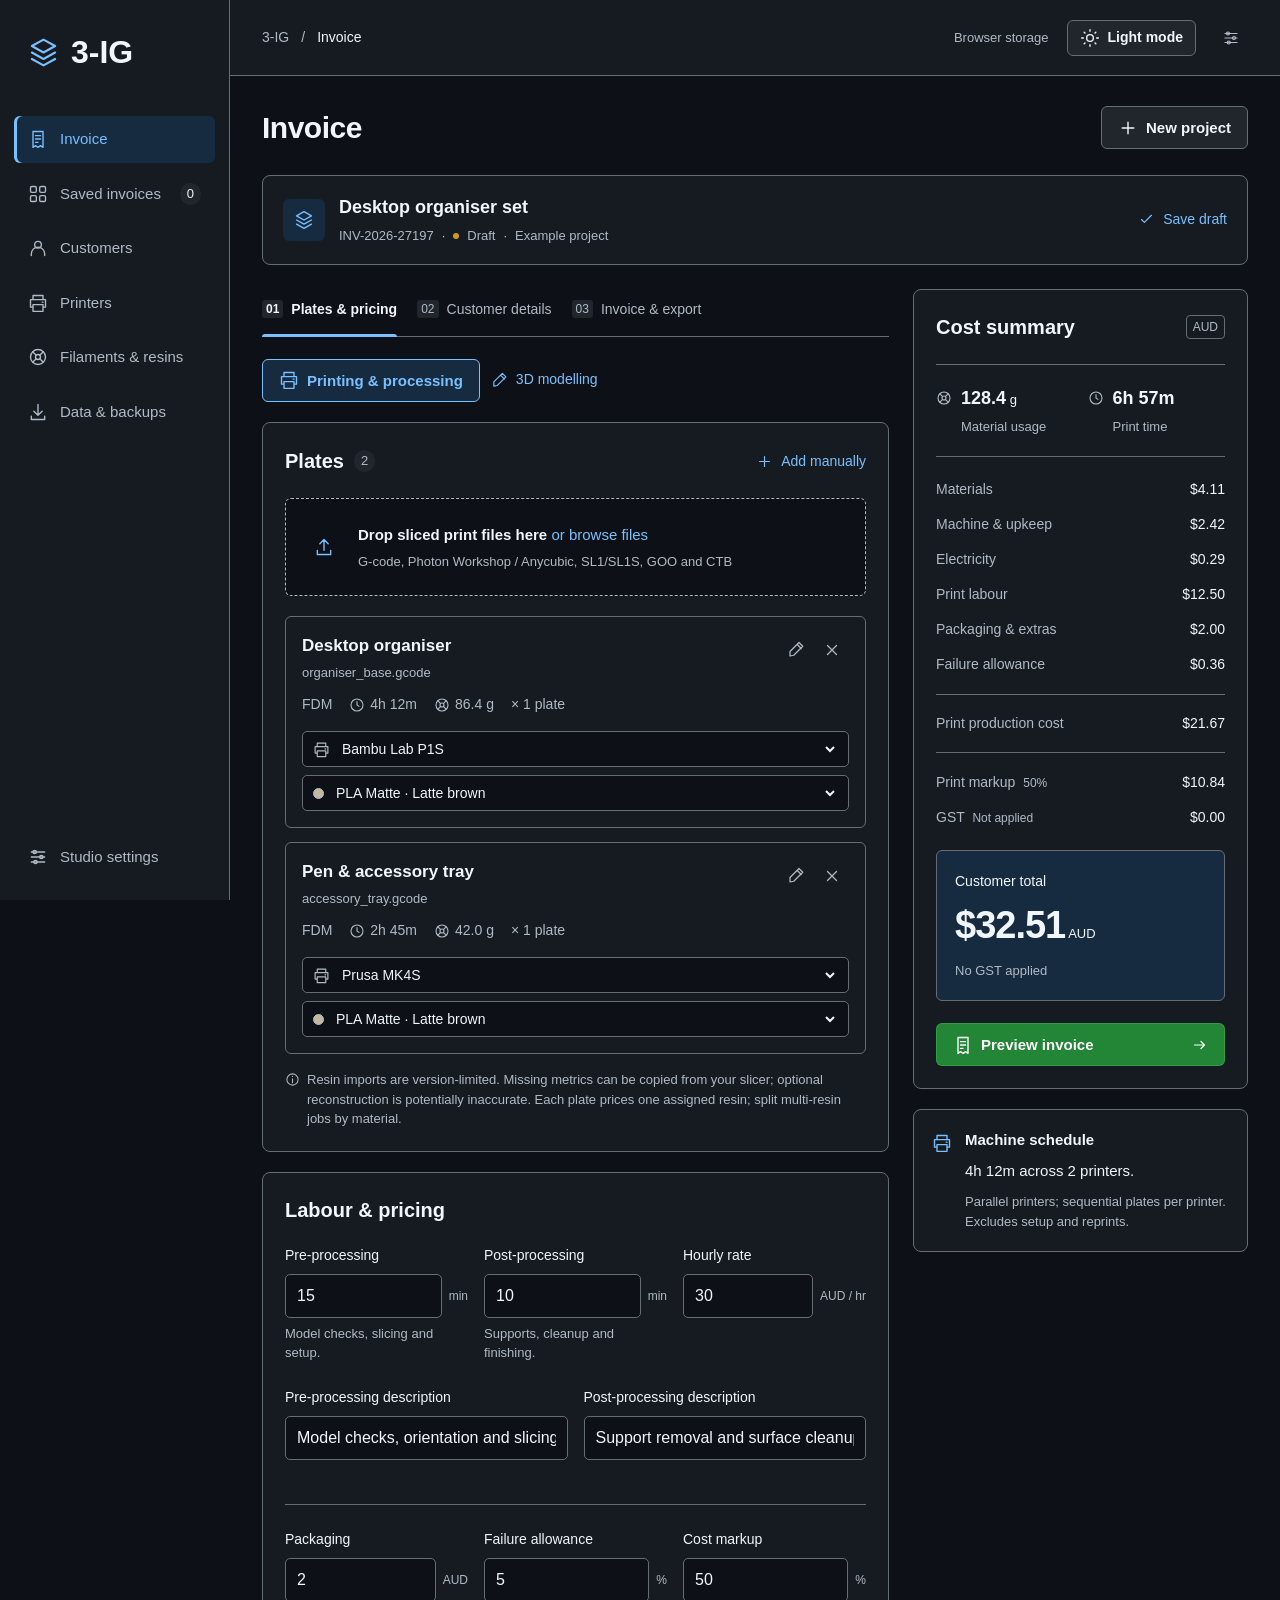
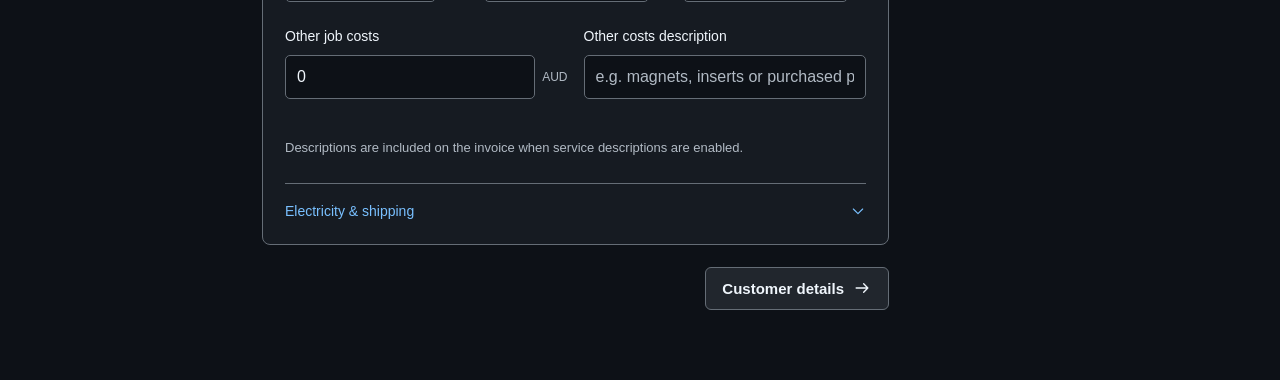
<file: index.html>
<!doctype html>
<html lang="en-AU" data-theme="dark">
  <head>
    <meta charset="UTF-8">
    <meta name="viewport" content="width=device-width, initial-scale=1">
    <meta name="theme-color" content="#0d1117">
    <meta name="description" content="3D printing costs, printer profiles and invoices.">
    <title>3-IG — 3D print invoices</title>
    <link rel="icon" href="data:image/svg+xml,%3Csvg xmlns='http://www.w3.org/2000/svg' viewBox='0 0 64 64'%3E%3Crect width='64' height='64' rx='16' fill='%230d1117'/%3E%3Cpath d='m12 24 20-12 20 12-20 12zm0 10 20 12 20-12M12 44l20 12 20-12' fill='none' stroke='%2379c0ff' stroke-width='4'/%3E%3C/svg%3E">
    <link rel="stylesheet" href="styles.css">
    <script type="module" src="app.js"></script>
  </head>
  <body>
    <div id="app"></div>
    <div id="modal-root"></div>
    <div id="toast" role="status" aria-live="polite"></div>
    <div id="print-root"></div>
  </body>
</html>
</file>
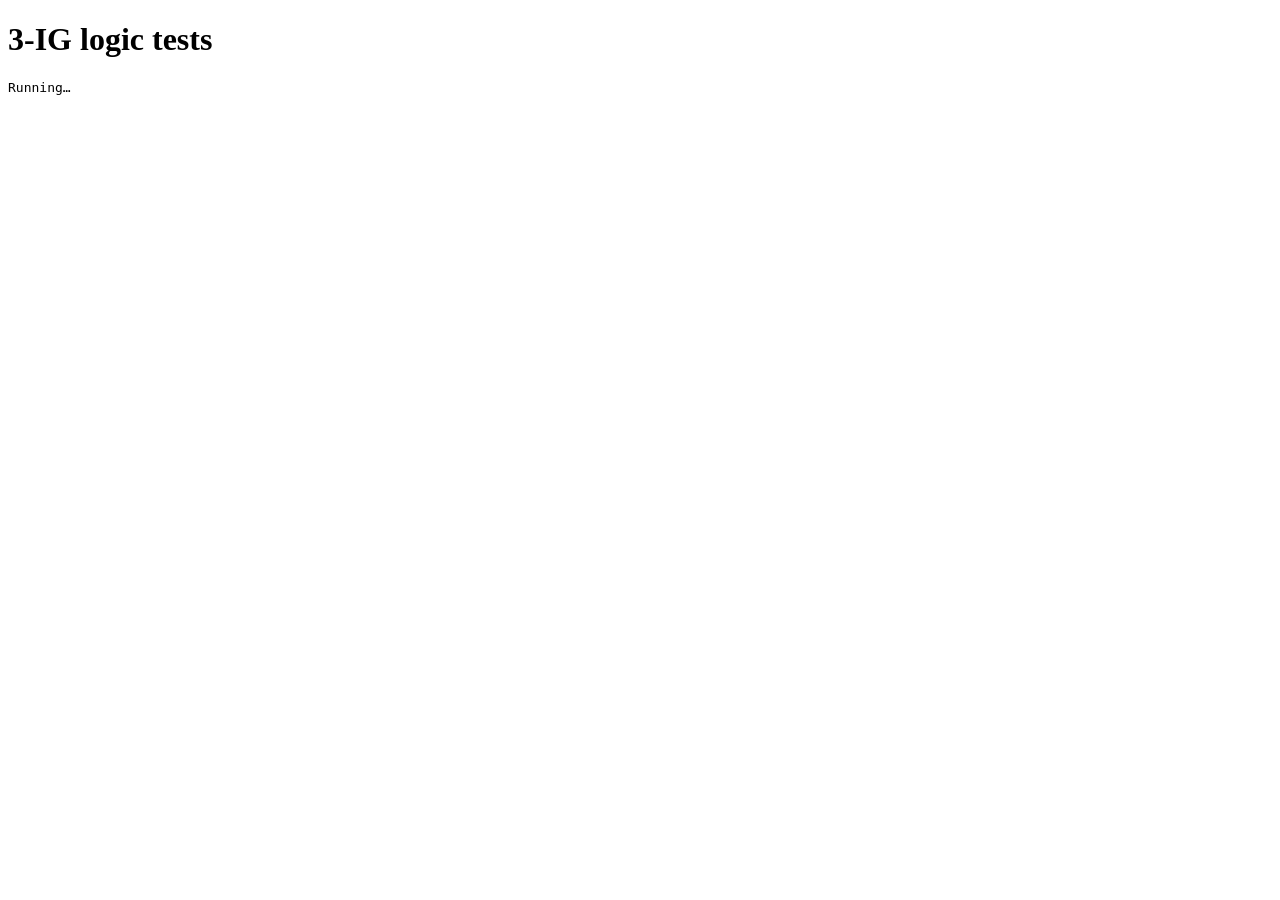
<file: tests.html>
<!doctype html>
<html lang="en">
<head><meta charset="utf-8"><title>3-IG logic tests</title></head>
<body>
<h1>3-IG logic tests</h1>
<pre id="results">Running…</pre>
<script type="module">
import { calculate, parseGcode, invoiceCSV, duration, processingDescriptions, money, currencyDigits, favouritesFirst, normalizeHex } from './core.js';
import { printerCatalogue, parsePrinterPresets, readWorkspace, workspaceBackup, rememberCustomer, removeProfile } from './profiles.js';
import { inspectResin, reconstructResin, reconstructionGeometry, ctbCoverage, resinFileAccept, crc32 } from './resin.js';
import { ctbFixture, gooFixture, sl1Fixture, zipFixture, anycubicFixture, anycubicZipFixture, photonFixture, photonSFixture } from './resin-fixtures.js';
const results = [];
function test(name, fn) {
  try { fn(); results.push({ name, passed: true }); }
  catch (error) { results.push({ name, passed: false, error: error.message }); }
}
function equal(actual, expected) { if (JSON.stringify(actual) !== JSON.stringify(expected)) throw new Error(`${JSON.stringify(actual)} !== ${JSON.stringify(expected)}`); }
function near(actual, expected) { if (Math.abs(actual - expected) > 0.00001) throw new Error(`${actual} !== ${expected}`); }
async function asyncTest(name, fn) {
  try { await fn(); results.push({ name, passed: true }); }
  catch (error) { results.push({ name, passed: false, error: error.message }); }
}
async function rejects(fn, pattern) {
  try { await fn(); } catch (error) { if (pattern.test(error.message)) return; throw error; }
  throw new Error('Expected failure.');
}
const printers = [{ id: 'p1', watts: 100, price: 1000, lifetime: 1000, maintenance: 0.5 }, { id: 'p2', watts: 200, price: 2000, lifetime: 1000, maintenance: 1 }];
const filaments = [{ id: 'f1', price: 20, spoolWeight: 1000 }];
const plate = { id: 'a', name: 'Test', hours: 2, grams: 100, quantity: 2, printerId: 'p1', filamentId: 'f1' };
const job = { number: 'INV-1', name: 'Test', customer: { name: 'A' }, plates: [plate], energyRate: 0.3, failureRate: 20, prepMinutes: 30, finishMinutes: 30, labourRate: 20, packaging: 2, other: 1, markup: 50, shipping: 5, taxEnabled: true, taxRate: 10 };
test('Quantity scales all plate production costs, not job labour', () => {
  const t = calculate(job, printers, filaments);
  near(t.material, 4); near(t.machine, 6); near(t.electricity, 0.12); near(t.failure, 2.53); near(t.labour, 20); near(t.total, 64.33);
});
test('Parallel printers use the longest per-machine queue', () => {
  const t = calculate({ ...job, plates: [plate, { ...plate, id: 'b', quantity: 1, hours: 3 }, { ...plate, id: 'c', quantity: 1, hours: 6, printerId: 'p2' }] }, printers, filaments);
  near(t.elapsed, 7); near(t.hours, 13);
});
test('Missing profiles surface an error', () => {
  let threw = false; try { calculate(job, [], filaments); } catch { threw = true; } equal(threw, true);
});
test('PrusaSlicer normal duration and multi-tool weight', () => {
  const result = parseGcode('; estimated printing time (normal mode) = 1d 2h 3m 4s\n; filament used [g] = 12.5, 3.2\n; estimated printing time (silent mode) = 2d');
  near(result.hours, 26 + 3 / 60 + 4 / 3600); near(result.grams, 15.7);
});
test('Orca / Bambu metadata', () => {
  const result = parseGcode('; model printing time: 2h 15m; total estimated time: 2h 20m\n; total filament used [g] = 82.4');
  near(result.hours, 2 + 20 / 60); near(result.grams, 82.4);
});
test('Cura metres use filament density and cross-sectional area', () => {
  const result = parseGcode(';TIME:5400\n;Filament used: 2m', 1.27, 1.75);
  near(result.hours, 1.5); near(result.grams, 2000 * Math.PI * (1.75 / 2) ** 2 / 1000 * 1.27);
});
test('Prusa length in mm with multiple tools', () => {
  const result = parseGcode('; filament used [mm] = 1000, 500');
  near(result.lengthMm, 1500);
});
test('Missing metrics are null, never fabricated estimates', () => {
  const result = parseGcode('G1 X50 Y50 E10\n;LAYER:0');
  equal(result.hours, null); equal(result.grams, null);
});
test('Binary G-code is rejected', () => {
  let threw = false; try { parseGcode('GCDE\0test'); } catch { threw = true; } equal(threw, true);
});
test('GST is opt-in and shipping is not marked up', () => {
  const t = calculate({ ...job, taxEnabled: false, shipping: 0 }, printers, filaments);
  near(t.tax, 0); near(t.total + 5, calculate({ ...job, taxEnabled: false }, printers, filaments).total);
});
test('CSV escapes user content and prevents formula injection', () => {
  const csv = invoiceCSV({ ...job, name: '=HYPERLINK("bad")' }, calculate(job, printers, filaments));
  equal(csv.includes(`"'=HYPERLINK(""bad"")"`), true);
  equal(csv.includes('64.33'), true);
});
test('Invoice line amounts add up exactly to the subtotal', () => {
  const t = calculate({ ...job, plates: [plate, { ...plate, id: 'b', grams: 111.111 }] }, printers, filaments);
  near(t.lines.reduce((sum, line) => sum + line.amount, 0) + t.serviceAmount + job.shipping, t.subtotal);
  near(t.subtotal + t.tax, t.total);
});
test('Invalid saved numeric values cannot silently produce NaN totals', () => {
  for (const update of [{ failureRate: 100 }, { markup: null }, { plates: [{ ...plate, quantity: 1.5 }] }]) {
    let threw = false; try { calculate({ ...job, ...update }, printers, filaments); } catch { threw = true; }
    equal(threw, true);
  }
});
test('Time display carries rounded minutes into hours', () => equal(duration(1.999), '2h 0m'));
test('Half-cent GST rounds up without binary floating-point drift', () => {
  const t = calculate({ ...job, plates: [], prepMinutes: 0, finishMinutes: 0, packaging: 42.65, other: 0, markup: 0, shipping: 0 }, printers, filaments);
  near(t.subtotal, 42.65); near(t.tax, 4.27); near(t.total, 46.92);
});
function workspaceFixture(version = 2) {
  const current = {
    job: { ...structuredClone(job), id: 'job1', sample: false, date: '2026-11-16', dueDate: '', notes: '', payment: 'Bank transfer',
      customer: { name: 'Test customer', email: 'test@example.com', company: '', address: '', abn: '' }, customerType: 'individual',
      sections: { address: false, business: false, metrics: false, payment: true, notes: false, processing: true },
      prepDescription: 'Slicing and setup.', finishDescription: 'Support removal.',
      plates: [{ ...plate, detail: 'test.gcode', verified: true }] },
    printers: printers.map(p => ({ ...p, name: p.id, model: 'Test printer', color: '#123456' })),
    filaments: filaments.map(f => ({ ...f, name: 'PLA', brand: 'Test', color: '#abcdef', colorName: 'Test colour', density: 1.24, diameter: 1.75 })),
    studio: { name: 'Test studio', email: '', address: '', abn: '' },
  };
  return { version, ...current, saved: [structuredClone(current)], customers: [], settings: { theme: 'dark' } };
}
test('Catalogue contains unique common printer models without fabricated running costs', () => {
  equal(printerCatalogue.length >= 40, true);
  equal(new Set(printerCatalogue.map(item => item.id)).size, printerCatalogue.length);
  equal(printerCatalogue.find(item => item.name === 'Bambu Lab P1S').watts, undefined);
});
test('Orca / Bambu machine presets import identity and geometry only', () => {
  const [preset] = parsePrinterPresets(JSON.stringify({ type: 'machine', name: 'P1S 0.4 nozzle', printer_model: 'Bambu Lab P1S',
    nozzle_diameter: ['0.4'], printable_area: ['0x0', '256x0', '256x256', '0x256'], machine_start_gcode: 'M999', price: 999 }), 'machine.json');
  equal(preset.name, 'P1S 0.4 nozzle');
  equal(preset.model.includes('256 × 256 mm bed'), true);
  equal(preset.model.includes('0.4 mm nozzle'), true);
  equal(preset.price, undefined);
  equal(preset.machine_start_gcode, undefined);
});
test('Prusa configuration bundles exclude print, filament and internal sections', () => {
  const presets = parsePrinterPresets('[printer:*base*]\nnozzle_diameter = 0.6\n[printer:MK4S]\nprinter_model = MK4S\nnozzle_diameter = 0.4\n[filament:PLA]\nname = PLA\n[printer:MINI]\nprinter_model = MINI\n', 'bundle.ini');
  equal(presets.map(item => item.name), ['MK4S', 'MINI']);
  equal(presets[0].model, 'MK4S · 0.4 mm nozzle');
  equal(presets[1].model, 'MINI');
});
test('Flat PrusaSlicer printer config imports without a bundle section', () => {
  equal(parsePrinterPresets('printer_settings_id = "My MK4S"\nprinter_model = MK4S\nnozzle_diameter = 0.4', 'printer.ini')[0].name, 'My MK4S');
});
test('Invalid and non-printer preset imports are rejected', () => {
  for (const text of ['null', '{"type":"filament","name":"PLA"}', '{invalid']) {
    let threw = false; try { parsePrinterPresets(text, 'test.json'); } catch { threw = true; }
    equal(threw, true);
  }
});
test('Workspace backup round-trips all records, descriptions and theme', () => {
  const original = workspaceFixture();
  rememberCustomer(original, original.job);
  const restored = readWorkspace(JSON.parse(JSON.stringify(workspaceBackup(original))));
  equal(restored, readWorkspace(original));
  equal(restored.job.prepDescription, 'Slicing and setup.');
  equal(restored.customers.length, 1);
});
test('Legacy workspaces migrate without losing invoices, profiles or custom notes', () => {
  const old = workspaceFixture(1);
  old.job.notes = 'Keep this customer note.';
  delete old.job.sections.processing;
  delete old.job.prepDescription;
  const migrated = readWorkspace(old);
  equal(migrated.version, 3);
  equal(migrated.job.notes, 'Keep this customer note.');
  equal(migrated.job.sections.processing, true);
  equal(migrated.saved.length, 1);
  equal(migrated.printers.length, 2);
  equal(migrated.customers.length, 1);
});
test('Malformed nested backups are rejected without mutating their input', () => {
  for (const corrupt of [
    w => { w.job.plates[0].printerId = 'missing'; },
    w => { w.printers[0].lifetime = 0; },
    w => { w.filaments[0].color = 'red;display:none'; },
    w => { w.saved[0].job.plates[0].quantity = 1.5; },
    w => { w.version = 100; },
    w => { w.customers = [{ name: 'Missing required fields' }]; },
  ]) {
    const bad = workspaceFixture(); corrupt(bad);
    const before = JSON.stringify(bad);
    let threw = false; try { readWorkspace(bad); } catch { threw = true; }
    equal(threw, true); equal(JSON.stringify(bad), before);
  }
});
test('Recurring customers are reused and repeated saves do not inflate invoice counts', () => {
  const w = workspaceFixture();
  rememberCustomer(w, w.job); rememberCustomer(w, w.job);
  equal(w.customers.length, 1); equal(w.customers[0].invoiceIds.length, 1);
  const next = structuredClone(w.job); next.id = 'job2'; next.customer.address = 'Updated billing address';
  rememberCustomer(w, next);
  equal(w.customers.length, 1); equal(w.customers[0].invoiceIds.length, 2);
  equal(w.customers[0].address, 'Updated billing address');
});
test('Service descriptions can be hidden without changing pricing', () => {
  const w = workspaceFixture();
  const before = calculate(w.job, w.printers, w.filaments).total;
  equal(processingDescriptions(w.job), ['Pre-processing: Slicing and setup.', 'Post-processing: Support removal.']);
  equal(invoiceCSV(w.job, calculate(w.job, w.printers, w.filaments)).includes('Pre-processing:'), true);
  w.job.sections.processing = false;
  equal(processingDescriptions(w.job), []);
  equal(invoiceCSV(w.job, calculate(w.job, w.printers, w.filaments)).includes('Pre-processing:'), false);
  equal(calculate(w.job, w.printers, w.filaments).total, before);
});
const resinPrinter = { ...printers[0], id: 'rp', technology: 'resin', watts: 60,
  fepPerPlate: 0.2, ipaPerPlate: 0.3, ppePerPlate: 0.1, lcdPerHour: 0.25, washWatts: 50, cureWatts: 100 };
const resin = { id: 'r1', kind: 'resin', price: 40, bottleVolume: 1000, wastePercent: 10 };
const resinPlate = { ...plate, printerId: 'rp', filamentId: 'r1', technology: 'resin', grams: 0, volumeMl: 50, washMinutes: 6, cureMinutes: 12 };
test('Resin quantity scales volume, residue, consumables, light-source wear and wash/cure energy', () => {
  const t = calculate({ ...job, plates: [resinPlate] }, [resinPrinter], [resin]);
  near(t.volumeMl, 100); near(t.grams, 0); near(t.material, 4.4); near(t.consumables, 2.2);
  near(t.electricity, 0.087); near(t.machine, 6); near(t.labour, 20); near(t.total, 69.62);
  near(t.lines[0].amount + t.serviceAmount + t.shipping, t.subtotal);
});
test('Mixed FDM and resin plates keep separate material units and printer queues', () => {
  const t = calculate({ ...job, plates: [plate, resinPlate] }, [...printers, resinPrinter], [...filaments, resin]);
  near(t.grams, 200); near(t.volumeMl, 100); near(t.hours, 8); near(t.elapsed, 4);
});
test('Incompatible technologies and invalid resin reserves are rejected', () => {
  for (const [plates, ps, fs] of [
    [[resinPlate], [printers[0], resinPrinter], [filaments[0]]],
    [[{ ...resinPlate, technology: 'fdm' }], [resinPrinter], [resin]],
    [[resinPlate], [{ ...resinPrinter, fepPerPlate: -1 }], [resin]],
    [[resinPlate], [resinPrinter], [{ ...resin, bottleVolume: 0 }]],
  ]) {
    let threw = false; try { calculate({ ...job, plates }, ps, fs); } catch { threw = true; }
    equal(threw, true);
  }
});
test('Hourly and fixed modelling fees are added once, without print markup or failure reserve', () => {
  const base = calculate(job, printers, filaments);
  const modelling = { enabled: true, mode: 'hourly', hours: 2.5, rate: 50, fixedFee: 99, description: 'CAD and two revisions' };
  const hourly = calculate({ ...job, modelling }, printers, filaments);
  near(hourly.modelling, 125); near(hourly.subtotal - base.subtotal, 125);
  near(hourly.failure, base.failure); near(hourly.markup, base.markup);
  near(hourly.total, 201.83);
  const fixedJob = { ...job, modelling: { ...modelling, mode: 'fixed' } };
  const fixed = calculate(fixedJob, printers, filaments);
  near(fixed.modelling, 99); near(fixed.subtotal - base.subtotal, 99);
  equal(invoiceCSV(fixedJob, fixed).includes('CAD and two revisions'), true);
  near(calculate({ ...job, modelling: { ...modelling, enabled: false } }, printers, filaments).total, base.total);
});
test('Currency precision is shared by invoice line rounding, GST and CSV', () => {
  const jpy = { ...job, currency: 'JPY', plates: [], prepMinutes: 0, finishMinutes: 0, packaging: 45, other: 0, markup: 0, shipping: 0 };
  const t = calculate(jpy, printers, filaments);
  equal(currencyDigits('JPY'), 0); near(t.subtotal, 45); near(t.tax, 5); near(t.total, 50);
  equal(invoiceCSV(jpy, t).includes('"Total JPY","","50"'), true);
  equal(money(t.total, 'JPY').includes('.00'), false);
  equal(invoiceCSV({ ...job, currency: 'EUR' }, calculate({ ...job, currency: 'EUR' }, printers, filaments)).includes('Amount (EUR)'), true);
  const half = calculate({ ...job, shipping: 1.005 }, printers, filaments);
  near(half.shipping, 1.01);
  equal(invoiceCSV({ ...job, shipping: 1.005 }, half).includes('"Shipping","","1.01"'), true);
});
test('Favourites sort first without changing the saved collection order', () => {
  const items = [{ name: 'Z resin', favourite: true }, { name: 'A filament' }, { name: 'B printer', favourite: true }];
  const before = JSON.stringify(items);
  equal(favouritesFirst(items).map(item => item.name), ['B printer', 'Z resin', 'A filament']);
  equal(JSON.stringify(items), before);
});
test('Hex colours accept three or six digits with or without a hash', () => {
  equal(['#ABC', 'abcdef', '#12Ab90', ' abc '].map(normalizeHex), ['#aabbcc', '#abcdef', '#12ab90', '#aabbcc']);
  for (const input of ['#12', '#1234567', 'red', '#gggggg', '12345z']) equal(normalizeHex(input), null);
});
test('New service descriptions include other costs and respect the visibility toggle', () => {
  const described = { ...job, prepDescription: 'Slicing', finishDescription: 'Sanding', otherDescription: 'Magnets and inserts', sections: { processing: true } };
  equal(processingDescriptions(described), ['Pre-processing: Slicing', 'Post-processing: Sanding', 'Other job costs: Magnets and inserts']);
  equal(invoiceCSV(described, calculate(described, printers, filaments)).includes('Other job costs: Magnets and inserts'), true);
  equal(processingDescriptions({ ...described, other: 0 }).length, 2);
  equal(processingDescriptions({ ...described, sections: { processing: false } }), []);
});
test('Version-2 backups migrate currency, materials and layouts while keeping explicit invoice toggles', () => {
  const old = workspaceFixture(2); old.job.sections.processing = false;
  const migrated = readWorkspace({ format: 'layer-workspace', schemaVersion: 2, state: old });
  equal(migrated.version, 3); equal(migrated.job.currency, 'AUD'); equal(migrated.studio.currency, 'AUD');
  equal(migrated.printers[0].technology, 'fdm'); equal(migrated.filaments[0].kind, 'filament');
  equal(migrated.job.sections.processing, false); equal(migrated.job.modelling.enabled, false);
  equal(migrated.settings.libraryViews, { customers: 'list', printers: 'grid', filaments: 'grid' });
});
test('Resin, modelling, currency, favourites and library layouts survive backups independently of saved snapshots', () => {
  const w = readWorkspace(workspaceFixture());
  w.printers.push({ ...w.printers[0], ...resinPrinter, name: 'Resin printer', favourite: true });
  w.filaments.push({ ...resin, name: 'Tough resin', brand: 'Test', color: '#123456', colorName: 'Grey', favourite: true });
  w.job.plates.push({ ...resinPlate, id: 'resin-plate', detail: 'Manual entry', verified: true });
  w.job.currency = 'EUR'; w.studio.currency = 'USD';
  w.job.modelling = { enabled: true, mode: 'fixed', hours: 2, rate: 50, fixedFee: 95, description: 'CAD revisions' };
  w.settings.libraryViews = { customers: 'grid', printers: 'list', filaments: 'list' };
  const backup = workspaceBackup(w);
  equal(backup.schemaVersion, 3);
  const restored = readWorkspace(JSON.parse(JSON.stringify(backup)));
  equal(restored, readWorkspace(w)); equal(restored.saved[0].job.currency, 'AUD');
  equal(restored.job.currency, 'EUR'); equal(restored.filaments.at(-1).favourite, true);
});
test('Resin preset identity retains technology without inventing costs', () => {
  equal(parsePrinterPresets('printer_settings_id = "My resin printer"\nprinter_model = SL1S\nprinter_technology = SLA', 'resin.ini')[0].technology, 'resin');
  equal(printerCatalogue.filter(item => item.technology === 'resin').length >= 5, true);
});
await asyncTest('CTB v2/v3 use slicer volume, time and identity without reading layer payloads', async () => {
  for (const version of [2, 3]) {
    const file = ctbFixture({ version }), reads = [];
    const source = { name: file.name, size: file.size, slice(start, end) { reads.push([start, end]); return file.slice(start, end); } };
    const metrics = await inspectResin(source);
    near(metrics.hours, 1); near(metrics.volumeMl, 12.5); equal(metrics.printerName, 'Test resin printer');
    equal(metrics.reconstruction, version === 2 ? 'ctb2' : null);
    equal(reads.some(([start, end]) => start >= 512 || end > 512), false);
  }
});
await asyncTest('GOO reads bounded metadata and converts cubic millimetres to mL', async () => {
  const file = gooFixture(), reads = [];
  const metrics = await inspectResin({ name: file.name, size: file.size, slice(start, end) { reads.push(end - start); return file.slice(start, end); } });
  near(metrics.hours, 1.5); near(metrics.volumeMl, 12.5); equal(metrics.geometry.pixelsX, 4098);
  equal(metrics.printerName, 'Test GOO printer'); equal(metrics.reconstruction, null);
  equal(reads.reduce((sum, size) => sum + size, 0) < 400, true);
  const missing = await inspectResin(gooFixture({ volume: 0, time: 0 }));
  equal(missing.hours, null); equal(missing.volumeMl, null);
});
await asyncTest('SL1 and SL1S stored/deflated archives import config metrics without decoding PNGs', async () => {
  for (const compressed of [false, true]) {
    const file = await zipFixture({ 'config.ini': 'printTime = 7200\nusedMaterial = 1.25\nprinterModel = SL1S\nlayerHeight = 0.05', 'layer00000.png': new Uint8Array([0]) }, 'test.sl1s', compressed);
    const metrics = await inspectResin(file);
    near(metrics.hours, 2); near(metrics.volumeMl, 1.25); equal(metrics.layers, 1); equal(metrics.format, 'SL1S');
    equal(metrics.geometry.widthMm, null);
  }
  const missing = await inspectResin(await sl1Fixture({ volume: 0, time: 0 }));
  equal(missing.hours, null); equal(missing.volumeMl, null);
});
await asyncTest('CTB reconstruction uses grayscale coverage and actual per-layer heights', async () => {
  const file = ctbFixture({ volume: 0 }), info = await inspectResin(file), progress = [];
  near(await reconstructResin(file, { ...info.geometry, firstLayerHeightMm: 0.05 }, value => progress.push(value)), 0.25);
  equal(progress, [50, 100]);
  const variable = new Uint8Array(await file.arrayBuffer());
  new DataView(variable.buffer).setFloat32(548, 0.15, true);
  near(await reconstructResin(new File([variable], 'variable.ctb'), { ...info.geometry, firstLayerHeightMm: 0.05 }), 0.375);
  near(ctbCoverage(new Uint8Array([64, 127]), 2), 64 / 127 + 1);
  near(ctbCoverage(new Uint8Array([255, 0x80, 0x82]), 130), 130);
});
await asyncTest('SL1 reconstruction weights anti-aliasing and the confirmed first-layer height', async () => {
  const file = await sl1Fixture({ volume: 0, images: true, compressed: true }), info = await inspectResin(file);
  near(await reconstructResin(file, { ...info.geometry, firstLayerHeightMm: 0.05 }), (2 + 128 / 255) / 4 * 200 * 0.05 / 1000 + 0.01);
  near(await reconstructResin(file, { ...info.geometry, firstLayerHeightMm: 0.1 }), (2 + 128 / 255) / 4 * 200 * 0.1 / 1000 + 0.01);
});
await asyncTest('Unsupported versions/encryption never advertise unavailable reconstruction', async () => {
  await rejects(() => inspectResin(ctbFixture({ version: 4 })), /v2\/v3/);
  await rejects(() => inspectResin(gooFixture({ version: 'V4.0' })), /V3.0/);
  const encrypted = ctbFixture({ encrypted: true, volume: 0 }), info = await inspectResin(encrypted);
  near(info.hours, 1); equal(info.reconstruction, null); equal(info.volumeMl, null);
  await rejects(() => reconstructResin(encrypted, {}), /unencrypted CTB/);
  await rejects(() => reconstructResin(gooFixture({ volume: 0 }), {}), /not supported/);
});
await asyncTest('Corrupt offsets, truncation, runs, checksums and unsafe geometry fail explicitly', async () => {
  const file = ctbFixture(), raw = new Uint8Array(await file.arrayBuffer());
  new DataView(raw.buffer).setFloat32(8, 1e-30, true);
  equal((await inspectResin(new File([raw], 'tiny.ctb'))).geometry.widthMm, null);
  new DataView(raw.buffer).setUint32(64, 1000, true);
  await rejects(() => inspectResin(new File([raw], 'bad.ctb')), /layer table bounds/);
  await rejects(() => inspectResin(new File([new Uint8Array(30)], 'bad.ctb')), /Truncated/);
  const corrupt = ctbFixture({ corruptRun: true }), info = await inspectResin(corrupt);
  await rejects(() => reconstructResin(corrupt, { ...info.geometry, firstLayerHeightMm: 0.05 }), /exceed/);
  await rejects(() => ctbCoverage(new Uint8Array([255]), 4), /Truncated/);
  await rejects(() => ctbCoverage(new Uint8Array([1]), 4), /does not fill/);
  await rejects(() => reconstructionGeometry({}), /valid display/);
  await rejects(() => reconstructionGeometry({ widthMm: 10, heightMm: 20, pixelsX: 10000, pixelsY: 10000, layerHeightMm: 0.05 }), /40 million/);
  const zip = new Uint8Array(await (await sl1Fixture()).arrayBuffer());
  zip[40] ^= 1;
  await rejects(() => inspectResin(new File([zip], 'bad.sl1')), /checksum/);
  await rejects(() => inspectResin(new File([zip.slice(0, -2)], 'bad.sl1')), /complete ZIP/);
  await rejects(async () => inspectResin(await zipFixture({ 'other.ini': 'test' })), /missing config/);
});
await asyncTest('Verified Prusa resin presets preserve optional display geometry', async () => {
  const preset = parsePrinterPresets('printer_settings_id = Test\nprinter_technology = SLA\ndisplay_width = 120\ndisplay_height = 68\ndisplay_pixels_x = 2560\ndisplay_pixels_y = 1440', 'printer.ini')[0];
  equal(preset.geometry, { widthMm: 120, heightMm: 68, pixelsX: 2560, pixelsY: 1440 });
});
await asyncTest('Resin provenance and printer geometry survive backup validation and CSV export', async () => {
  const w = readWorkspace(workspaceFixture()), file = ctbFixture(), info = await inspectResin(file);
  w.printers.push({ ...w.printers[0], ...resinPrinter, geometry: { widthMm: 100, heightMm: 50, pixelsX: 2, pixelsY: 2 } });
  w.filaments.push({ ...resin, name: 'Test resin', brand: 'Test', color: '#123456', colorName: 'Grey', favourite: false });
  w.job.plates.push({ ...resinPlate, id: 'imported-resin', detail: 'test.ctb', verified: true,
    resinImport: { ...info, volumeSource: 'reconstructed', hoursSource: 'slicer', firstLayerHeightMm: 0.05, fileSize: file.size } });
  const restored = readWorkspace(JSON.parse(JSON.stringify(workspaceBackup(w))));
  equal(restored.job.plates.at(-1).resinImport.volumeSource, 'reconstructed');
  equal(restored.printers.at(-1).geometry, w.printers.at(-1).geometry);
  equal(invoiceCSV(restored.job, calculate(restored.job, restored.printers, restored.filaments)).includes('potentially inaccurate'), true);
  const invalid = structuredClone(restored); invalid.job.plates.at(-1).resinImport.volumeSource = 'trusted';
  await rejects(() => readWorkspace(invalid), /Invalid resin metric/);
});
await asyncTest('Profile removal blocks active assignments without changing the workspace', async () => {
  const w = readWorkspace(workspaceFixture()), before = JSON.stringify(w);
  await rejects(() => removeProfile(w, 'printer', w.job.plates[0].printerId), /Reassign or remove/);
  await rejects(() => removeProfile(w, 'filament', w.job.plates[0].filamentId), /Reassign or remove/);
  await rejects(() => removeProfile(w, 'printer', 'missing'), /no longer exists/);
  equal(JSON.stringify(w), before);
});
test('Unassigned printer, filament and resin removal preserves saved invoices and supports empty libraries', () => {
  const w = readWorkspace(workspaceFixture()), saved = JSON.stringify(w.saved);
  w.job.plates = [];
  w.filaments.push({ ...w.filaments[0], id: 'resin-remove', kind: 'resin', bottleVolume: 1000, wastePercent: 0 });
  removeProfile(w, 'filament', 'resin-remove');
  for (const profile of [...w.printers]) removeProfile(w, 'printer', profile.id);
  for (const profile of [...w.filaments]) removeProfile(w, 'filament', profile.id);
  equal(w.printers, []); equal(w.filaments, []); equal(JSON.stringify(w.saved), saved);
  const restored = readWorkspace(JSON.parse(JSON.stringify(workspaceBackup(w))));
  equal(restored.printers, []); equal(restored.filaments, []);
  equal(JSON.stringify(restored.saved), saved);
  const opened = readWorkspace({ ...restored, ...structuredClone(restored.saved[0]) });
  equal(opened.printers.length, 2); equal(opened.filaments.length, 1);
});
await asyncTest('All 22 UVtools Photon Workshop binary extensions route to bounded metadata inspection', async () => {
  const extensions = ['pws', 'pw0', 'pwx', 'dlp', 'dl2p', 'pwmx', 'pmx2', 'pwmb', 'px6s', 'pwmo', 'pm3n', 'pm4n', 'pwms', 'pwma', 'pmsq', 'pm3', 'pm3m', 'pm3r', 'pm5', 'pm5s', 'm5sp', 'pwc'];
  for (const extension of extensions) {
    const file = anycubicFixture({ extension }), reads = [];
    const metadata = await inspectResin({ name: file.name.toUpperCase(), size: file.size, slice(start, end) { reads.push([start, end]); return file.slice(start, end); } });
    equal(resinFileAccept.split(',').includes(`.${extension}`), true);
    near(metadata.hours, 1.5); near(metadata.volumeMl, 12.5);
    equal(metadata.format, 'Anycubic v518'); equal(metadata.layers, 2);
    equal(metadata.printerName, 'Anycubic Photon Mono M5s Pro'); equal(metadata.reconstruction, null);
    near(metadata.geometry.widthMm, 223.6416); near(metadata.geometry.heightMm, 126.976);
    equal(reads.some(([start, end]) => start >= 532 || end > 532), false);
  }
});
await asyncTest('Photon Workshop binary versions 1, 515, 516, 517 and 518 preserve available metadata', async () => {
  for (const version of [1, 515, 516, 517, 518]) {
    const metadata = await inspectResin(anycubicFixture({ version }));
    near(metadata.hours, 1.5); near(metadata.volumeMl, 12.5); equal(metadata.format, `Anycubic v${version}`);
    equal(metadata.geometry.widthMm === null, version < 516);
  }
  const missing = await inspectResin(anycubicFixture({ time: 0, volume: NaN }));
  equal(missing.hours, null); equal(missing.volumeMl, null);
});
await asyncTest('All six Photon Workshop ZIP extensions use metadata without decoding images or resin bottle capacity', async () => {
  for (const extension of ['pm4u', 'pm7', 'pm7m', 'pwsz', 'pp1', 'pp1m']) {
    const metadata = await inspectResin(await anycubicZipFixture({ extension }));
    near(metadata.hours, 2); near(metadata.volumeMl, 25.75); equal(metadata.layers, 2);
    equal(metadata.geometry.pixelsX, 13312); near(metadata.firstLayerHeightMm, 0.1);
    equal(metadata.reconstruction, null); equal(metadata.printerName, 'Anycubic Photon Mono M7 Pro');
    equal(resinFileAccept.split(',').includes(`.${extension}`), true);
  }
  const missing = await inspectResin(await anycubicZipFixture({ missingInfo: true }));
  equal(missing.hours, null); equal(missing.volumeMl, null);
  for (const version of ['1', '2']) {
    const older = await inspectResin(await anycubicZipFixture({ version }));
    equal(older.format, `Anycubic ZIP v${version}`); near(older.volumeMl, 25.75);
  }
});
await asyncTest('Legacy Photon and PhotonS import only stored metrics, never invented total time', async () => {
  for (const version of [1, 2]) {
    const metadata = await inspectResin(await photonFixture(version));
    near(metadata.hours, 1); equal(metadata.volumeMl, version === 1 ? null : 12.5);
    equal(metadata.reconstruction, null);
  }
  const metadata = await inspectResin(photonSFixture());
  near(metadata.volumeMl, 15.5); equal(metadata.hours, null); equal(metadata.layers, 2);
  equal(metadata.geometry.pixelsX, 1440); near(metadata.geometry.widthMm, 68.04);
});
await asyncTest('Anycubic corruption and unknown versions fail before pricing or reconstruction', async () => {
  await rejects(() => inspectResin(anycubicFixture({ version: 519 })), /Unsupported Photon Workshop version/);
  const raw = new Uint8Array(await anycubicFixture().arrayBuffer()), data = new DataView(raw.buffer);
  data.setUint32(20, 1020, true);
  await rejects(() => inspectResin(new File([raw], 'bad.m5sp')), /Truncated/);
  data.setUint32(20, 128, true); raw[128] = 0;
  await rejects(() => inspectResin(new File([raw], 'bad.m5sp')), /section marker/);
  await rejects(async () => inspectResin(await anycubicZipFixture({ version: '99' })), /settings version/);
  await rejects(async () => inspectResin(await zipFixture({ 'anycubic_photon_resins.pwsp': '{' }, 'bad.pwsz')), /Cannot read/);
  await rejects(async () => inspectResin(await zipFixture({ 'config.ini': 'usedMaterial = 1' }, 'renamed.pwsz')), /missing/);
  await rejects(() => reconstructResin(anycubicFixture(), {}), /not implemented/);
  equal(crc32(new TextEncoder().encode('123456789')), 0xcbf43926);
});
await asyncTest('Anycubic metadata survives backups and feeds resin pricing from the uploaded volume', async () => {
  const w = readWorkspace(workspaceFixture()), file = anycubicFixture(), info = await inspectResin(file);
  w.printers.push({ ...w.printers[0], ...resinPrinter });
  w.filaments.push({ ...resin, name: 'Test resin', brand: 'Test', color: '#123456', colorName: 'Grey' });
  w.job.plates = [{ ...resinPlate, id: 'm5sp', volumeMl: info.volumeMl, hours: info.hours, quantity: 1, detail: file.name, verified: true,
    resinImport: { ...info, volumeSource: 'slicer', hoursSource: 'slicer', firstLayerHeightMm: null, fileSize: file.size } }];
  const restored = readWorkspace(JSON.parse(JSON.stringify(workspaceBackup(w))));
  const totals = calculate(restored.job, restored.printers, restored.filaments);
  near(totals.volumeMl, 12.5); near(totals.hours, 1.5);
  equal(restored.job.plates[0].resinImport.format, 'Anycubic v518');
});
window.testResults = results;
document.querySelector('#results').textContent = results.map(result => `${result.passed ? 'PASS' : 'FAIL'} ${result.name}${result.error ? ': ' + result.error : ''}`).join('\n') + `\n\n${results.filter(result => result.passed).length}/${results.length} passed`;
</script>
</body>
</html>
</file>
<file: styles.css>
:root {
  color-scheme: dark;
  font-family: -apple-system, BlinkMacSystemFont, "Segoe UI", sans-serif;
  font-size: 16px;
  line-height: 1.5;
  font-synthesis: none;
  --background: #0d1117;
  --surface: #161b22;
  --raised: #21262d;
  --input: #0d1117;
  --text: #f0f6fc;
  --muted: #b1bac4;
  --border: #656d76;
  --accent: #79c0ff;
  --accent-bg: #162a40;
  --primary: #238636;
  --primary-hover: #2ea043;
  --danger: #ffaba8;
  --warning-bg: #302615;
  --warning-text: #f2cc60;
  --error-bg: #351c1f;
}
:root[data-theme="light"] {
  color-scheme: light;
  --background: #f6f8fa;
  --surface: #ffffff;
  --raised: #eaeef2;
  --input: #ffffff;
  --text: #1f2328;
  --muted: #4b5563;
  --border: #8c959f;
  --accent: #0550ae;
  --accent-bg: #ddf4ff;
  --primary: #1a7f37;
  --primary-hover: #116329;
  --danger: #a40e26;
  --warning-bg: #fff8c5;
  --warning-text: #633c01;
  --error-bg: #ffebe9;
}
* { box-sizing: border-box; }
body { margin: 0; color: var(--text); background: var(--background); }
button, input, select, textarea { font: inherit; }
button, a { color: inherit; -webkit-tap-highlight-color: transparent; }
button { cursor: pointer; border: 0; }
button:disabled, input:disabled { cursor: wait; opacity: .7; }
button, .button { display: inline-flex; align-items: center; justify-content: center; gap: 8px; }
a { text-decoration: none; }
h1, h2, h3, p { margin: 0; }
h1 { font-size: 30px; line-height: 1.25; font-weight: 650; letter-spacing: -.5px; }
h2 { font-size: 20px; font-weight: 650; }
h3 { font-size: 17px; font-weight: 600; }
button:focus-visible, a:focus-visible, input:focus-visible, textarea:focus-visible,
select:focus-visible, summary:focus-visible {
  outline: 3px solid var(--accent);
  outline-offset: 3px;
}
::placeholder { color: var(--muted); opacity: 1; }
.icon { width: 20px; height: 20px; flex-shrink: 0; vertical-align: middle; }
.sidebar {
  position: fixed;
  inset: 0 auto 0 0;
  z-index: 10;
  display: flex;
  flex-direction: column;
  width: 230px;
  padding: 28px 14px 20px;
  background: var(--surface);
  border-right: 1px solid var(--border);
}
.brand { display: flex; align-items: center; gap: 12px; padding: 0 14px; font-size: 32px; font-weight: 700; }
.brand .icon { width: 31px; height: 31px; color: var(--accent); }
.sidebar nav { display: grid; gap: 8px; margin-top: 40px; }
.nav-item {
  width: 100%;
  padding: 12px 14px;
  justify-content: flex-start;
  gap: 12px;
  border-radius: 6px;
  background: none;
  color: var(--muted);
  font-size: 15px;
  text-align: left;
}
.nav-item:hover { background: var(--raised); color: var(--text); }
.nav-item.active { background: var(--accent-bg); color: var(--accent); box-shadow: inset 3px 0 var(--accent); }
.nav-count { margin-left: auto; font-size: 13px; padding: 1px 7px; border-radius: 12px; background: var(--raised); color: var(--text); }
.settings { margin-top: auto; }
.workspace { margin-left: 230px; min-height: 100vh; }
.topbar {
  height: 76px;
  padding: 0 32px;
  display: flex;
  align-items: center;
  justify-content: space-between;
  gap: 12px;
  background: var(--surface);
  border-bottom: 1px solid var(--border);
}
.breadcrumb { display: flex; gap: 12px; align-items: center; font-size: 14px; color: var(--muted); }
.breadcrumb b { font-weight: 500; color: var(--text); }
.top-right { display: flex; align-items: center; gap: 18px; }
.local-status { color: var(--muted); font-size: 13px; }
main { max-width: 1540px; margin: auto; padding: 30px 32px 48px; }
.page-heading { display: flex; align-items: center; justify-content: space-between; gap: 20px; margin-bottom: 26px; }
.button {
  min-height: 42px;
  padding: 10px 16px;
  border: 1px solid transparent;
  border-radius: 6px;
  font-size: 15px;
  font-weight: 600;
  line-height: 1.4;
  white-space: nowrap;
}
.primary { color: #fff; background: var(--primary); border-color: #3fb95080; }
.primary:hover { background: var(--primary-hover); }
.secondary { color: var(--text); border-color: var(--border); background: var(--raised); }
.secondary:hover { border-color: var(--accent); }
.button.small { font-size: 14px; min-height: 36px; padding: 7px 12px; }
.full { width: 100%; }
.button-row { display: flex; gap: 12px; flex-wrap: wrap; }
.icon-button { min-width: 34px; min-height: 34px; background: none; color: var(--muted); border-radius: 5px; }
.icon-button .icon { width: 18px; height: 18px; }
.icon-button:hover { color: var(--text); background: var(--raised); }
.text-button { padding: 6px 0; background: none; color: var(--accent); font-size: 14px; font-weight: 500; }
.text-button:hover { text-decoration: underline; }
.text-button .icon { width: 17px; height: 17px; }
.danger, .delete:hover { color: var(--danger); }
.project-meta { display: flex; align-items: center; gap: 14px; padding: 18px 20px; margin-bottom: 24px; border: 1px solid var(--border); border-radius: 8px; background: var(--surface); }
.project-mark { display: grid; place-items: center; width: 42px; height: 42px; border-radius: 6px; background: var(--accent-bg); color: var(--accent); flex-shrink: 0; }
.project-meta > div:nth-child(2) { min-width: 0; flex: 1; }
.project-title { display: block; width: 100%; padding: 0; margin-bottom: 5px; border: 0; background: transparent; color: var(--text); font-size: 18px; font-weight: 600; }
.project-meta > div > span { display: flex; align-items: center; gap: 8px; flex-wrap: wrap; font-size: 13px; color: var(--muted); }
.project-meta b { font-weight: 400; }
.draft-dot { width: 6px; height: 6px; border-radius: 50%; background: #d29922; }
.invoice-layout { display: grid; grid-template-columns: minmax(0, 1fr) 335px; gap: 24px; align-items: start; }
.editor-column { min-width: 0; }
.tabs { display: flex; gap: 20px; margin-bottom: 22px; border-bottom: 1px solid var(--border); }
.tabs button { position: relative; padding: 10px 0 16px; background: none; color: var(--muted); font-size: 14px; text-align: left; }
.tabs button span { font-size: 12px; padding: 0 4px; background: var(--raised); border-radius: 3px; }
.tabs .selected { color: var(--text); font-weight: 600; }
.tabs .selected::after { content: ''; position: absolute; bottom: -1px; left: 0; right: 0; height: 3px; background: var(--accent); border-radius: 3px 3px 0 0; }
.card { margin-bottom: 20px; padding: 22px; background: var(--surface); border: 1px solid var(--border); border-radius: 8px; }
.section-heading { display: flex; align-items: center; justify-content: space-between; gap: 12px; margin-bottom: 20px; }
.section-heading h2 { display: flex; align-items: center; gap: 10px; }
.count-pill { display: inline-block; font-size: 13px; font-weight: 500; padding: 1px 7px; border-radius: 12px; background: var(--raised); color: var(--muted); vertical-align: middle; }
.upload-area { position: relative; display: flex; align-items: center; gap: 14px; padding: 24px 18px; border: 1px dashed var(--muted); border-radius: 6px; background: var(--background); cursor: pointer; }
.upload-area:hover, .upload-area.dragging { border-color: var(--accent); background: var(--accent-bg); }
.upload-area input, .file-button input { position: absolute; inset: 0; width: 100%; height: 100%; opacity: 0; cursor: pointer; }
.upload-area:focus-within, .file-button:focus-within { outline: 3px solid var(--accent); outline-offset: 3px; }
.upload-symbol { display: grid; place-items: center; width: 40px; height: 40px; color: var(--accent); flex-shrink: 0; }
.upload-area strong { font-size: 15px; font-weight: 600; }
.upload-area strong span { color: var(--accent); font-weight: 400; }
.upload-area p { margin-top: 5px; font-size: 13px; color: var(--muted); }
.file-badge { margin-left: auto; font-size: 12px; color: var(--muted); }
.file-button { position: relative; cursor: pointer; }
.plate-list { display: grid; gap: 14px; margin-top: 20px; }
.plate { display: flex; gap: 14px; padding: 16px; border: 1px solid var(--border); border-radius: 6px; }
.plate-visual { display: none; }
.plate-content { min-width: 0; flex: 1; }
.plate-title { display: flex; justify-content: space-between; gap: 8px; align-items: flex-start; }
.plate-title > div:first-child { min-width: 0; }
.plate-title h3 { overflow-wrap: anywhere; }
.plate-title > div > span { display: block; font-size: 13px; color: var(--muted); margin-top: 4px; overflow-wrap: anywhere; }
.plate-actions { display: flex; gap: 2px; }
.plate-metrics { display: flex; align-items: center; gap: 17px; flex-wrap: wrap; margin-top: 12px; font-size: 14px; color: var(--muted); }
.plate-metrics > span { display: flex; align-items: center; gap: 5px; }
.plate-metrics .icon { width: 16px; height: 16px; }
.plate-assignments { display: grid; grid-template-columns: 1fr; gap: 8px; margin-top: 16px; }
.plate-assignments label { display: flex; align-items: center; gap: 8px; min-width: 0; padding: 0 10px; border: 1px solid var(--border); border-radius: 5px; background: var(--input); }
.plate-assignments .icon { width: 17px; height: 17px; color: var(--muted); }
.plate-assignments select { width: 100%; min-width: 0; padding: 8px 0; border: 0; font-size: 14px; background: var(--input); color: var(--text); }
.filament-dot { width: 11px; height: 11px; border-radius: 50%; border: 1px solid var(--muted); flex-shrink: 0; }
.resin-source { display: grid; justify-items: start; gap: 8px; margin-top: 12px; font-size: 13px; color: var(--muted); }
.resin-source .text-button { text-align: left; }
.consent { display: flex; align-items: flex-start; gap: 10px; font-size: 15px; }
.consent input { flex-shrink: 0; margin-top: 5px; }
#reconstruction-progress { display: block; width: 100%; margin-top: 24px; }
.section-foot { display: flex; align-items: flex-start; gap: 7px; margin-top: 16px; font-size: 13px; color: var(--muted); }
.section-foot .icon { width: 15px; height: 15px; margin-top: 2px; }
.field-grid { display: grid; gap: 16px; }
.field-grid.three { grid-template-columns: repeat(3, minmax(0, 1fr)); }
.field-grid.two { grid-template-columns: repeat(2, minmax(0, 1fr)); margin-bottom: 18px; }
.field { display: block; min-width: 0; color: var(--text); font-size: 14px; }
.field > span { display: flex; align-items: center; gap: 8px; margin-bottom: 8px; }
.field small { font-size: 13px; color: var(--muted); line-height: 1.5; }
.field > small { display: block; margin-top: 6px; }
.input-wrap { display: flex; align-items: center; gap: 7px; }
.input-wrap input, .field textarea, .field > select, .field > input {
  width: 100%;
  min-width: 0;
  min-height: 42px;
  border: 1px solid var(--border);
  border-radius: 5px;
  background: var(--input);
  color: var(--text);
  padding: 9px 11px;
  font-size: 16px;
}
.input-wrap input { flex: 1; }
.input-wrap input[type="date"] { padding-right: 8px; }
.input-wrap input[type="color"] { padding: 4px; height: 42px; }
.input-wrap em { flex-shrink: 0; font-size: 12px; font-style: normal; color: var(--muted); pointer-events: none; }
.input-wrap input[type="number"] { appearance: textfield; -moz-appearance: textfield; }
.input-wrap input::-webkit-inner-spin-button { appearance: none; }
.field textarea { resize: vertical; line-height: 1.6; }
.pricing-divider { height: 1px; margin: 24px 0; background: var(--border); }
.advanced { border-top: 1px solid var(--border); padding-top: 17px; margin-top: 24px; }
.advanced summary { display: flex; align-items: center; justify-content: space-between; gap: 8px; font-size: 14px; color: var(--accent); cursor: pointer; }
.advanced summary .icon { width: 16px; height: 16px; transform: rotate(90deg); }
.advanced[open] summary { margin-bottom: 22px; }
.helper { font-size: 13px; color: var(--muted); line-height: 1.7; margin-top: 17px; }
.next-step { display: flex; gap: 15px; justify-content: flex-end; align-items: center; margin: 22px 0; }
.next-step .text-button { margin-right: auto; }
.summary-card { padding: 22px; }
.summary-top { display: flex; justify-content: space-between; align-items: center; gap: 10px; }
.currency-badge { border: 1px solid var(--border); border-radius: 4px; padding: 2px 6px; font-size: 12px; color: var(--muted); }
.summary-stats { display: grid; grid-template-columns: 1fr 1fr; gap: 14px; border-top: 1px solid var(--border); border-bottom: 1px solid var(--border); padding: 20px 0; margin: 22px 0; }
.summary-stats > div { display: grid; grid-template-columns: 20px 1fr; align-items: center; gap: 5px; }
.summary-stats .icon { width: 16px; height: 16px; color: var(--muted); }
.summary-stats strong { font-size: 18px; font-weight: 600; white-space: nowrap; }
.summary-stats strong small { font-size: 13px; font-weight: 400; }
.summary-stats span { grid-column: 2; color: var(--muted); font-size: 13px; }
.cost-breakdown { display: grid; gap: 14px; }
.cost-breakdown > div, .cost-subtotal { display: flex; justify-content: space-between; gap: 12px; font-size: 14px; color: var(--muted); }
.cost-breakdown b, .cost-subtotal strong { color: var(--text); font-weight: 500; white-space: nowrap; }
.cost-breakdown small { font-size: 12px; margin-left: 4px; }
.cost-subtotal { padding: 18px 0; margin: 19px 0; border-top: 1px solid var(--border); border-bottom: 1px solid var(--border); }
.grand-total { margin: 22px 0; padding: 18px; border: 1px solid var(--border); border-radius: 6px; background: var(--accent-bg); }
.grand-total > span { font-size: 14px; }
.grand-total strong { display: block; margin: 6px 0; font-size: 38px; font-weight: 650; line-height: 1.4; letter-spacing: -1px; }
.grand-total strong small { font-size: 13px; font-weight: 400; letter-spacing: 0; }
.grand-total > span:last-child { color: var(--muted); font-size: 13px; }
.summary-card .button { font-size: 15px; }
.summary-card .button .icon:last-child { margin-left: auto; width: 17px; }
.schedule-card { display: flex; align-items: flex-start; gap: 13px; padding: 18px; border: 1px solid var(--border); border-radius: 8px; background: var(--surface); }
.schedule-icon { color: var(--accent); padding-top: 2px; }
.schedule-card strong { font-size: 15px; font-weight: 600; }
.schedule-card p { margin-top: 8px; font-size: 15px; }
.schedule-card div > span { display: block; margin-top: 9px; font-size: 13px; color: var(--muted); line-height: 1.6; }
.segmented { display: flex; padding: 4px; background: var(--background); border: 1px solid var(--border); border-radius: 6px; margin-bottom: 24px; }
.segmented button { width: 50%; padding: 10px; border-radius: 4px; font-size: 15px; color: var(--muted); background: none; }
.segmented .active { background: var(--raised); color: var(--text); font-weight: 600; }
.notice { display: flex; align-items: flex-start; gap: 9px; padding: 15px; margin: 18px 0; border: 1px solid var(--border); border-radius: 6px; background: var(--accent-bg); color: var(--text); font-size: 14px; line-height: 1.6; }
.notice .icon { width: 17px; height: 17px; margin-top: 2px; }
.notice.warning { background: var(--warning-bg); color: var(--warning-text); border-color: var(--warning-text); }
.notice.error { background: var(--error-bg); color: var(--danger); border-color: var(--danger); }
.import-notice { white-space: pre-line; }
.warning-tag { background: var(--warning-bg); color: var(--warning-text); font-size: 12px; padding: 2px 5px; border-radius: 3px; }
.toggle-row { position: relative; display: flex; align-items: center; justify-content: space-between; gap: 15px; padding: 17px 0; border-bottom: 1px solid var(--border); cursor: pointer; }
.toggle-row strong { font-weight: 500; font-size: 15px; }
.toggle-row small { display: block; font-size: 13px; color: var(--muted); margin-top: 5px; }
.toggle-row input { position: absolute; right: 0; width: 40px; height: 24px; opacity: 0; }
.switch { width: 38px; height: 22px; border-radius: 12px; background: var(--border); padding: 3px; flex-shrink: 0; }
.switch::after { content: ''; display: block; width: 16px; height: 16px; border-radius: 50%; background: #fff; transition: transform .15s; }
.toggle-row input:checked + .switch { background: var(--primary); }
.toggle-row input:checked + .switch::after { transform: translateX(16px); }
.toggle-row input:focus-visible + .switch { outline: 3px solid var(--accent); outline-offset: 3px; }
.small-heading, .eyebrow { font-size: 13px; font-weight: 600; letter-spacing: .5px; color: var(--muted); }
.spaced { margin-top: 24px; }
.spaced-bottom { margin-bottom: 24px; }
.profile-grid, .data-grid { display: grid; grid-template-columns: repeat(2, minmax(0, 1fr)); gap: 20px; }
.profile-card { margin-bottom: 0; }
.pricing-tabs { display: flex; flex-wrap: wrap; gap: 10px; margin-bottom: 20px; }
.pricing-tabs .selected, .view-switch .selected { border-color: var(--accent); color: var(--accent); background: var(--accent-bg); }
.library-toolbar { display: flex; align-items: flex-end; justify-content: space-between; gap: 16px; margin-bottom: 24px; }
.library-toolbar .field { flex: 1; max-width: 500px; }
.view-switch, .profile-actions { display: flex; gap: 6px; }
.profile-grid.library-list { grid-template-columns: minmax(0, 1fr); gap: 12px; }
.library-list .profile-card { display: grid; grid-template-columns: minmax(0, 1fr) minmax(0, 1fr); gap: 24px; align-items: center; }
.library-list .profile-card dl { display: grid; grid-template-columns: repeat(3, minmax(0, 1fr)); gap: 12px; margin: 0; }
.library-list .profile-card dl > div { display: block; border: 0; padding: 0; }
.library-list .profile-card dd { text-align: left; margin-top: 6px; }
.favourite.is-favourite { color: var(--accent); }
.favourite.is-favourite .icon { fill: currentColor; }
.customer-card { display: flex; flex-direction: column; align-items: flex-start; gap: 18px; margin: 0; }
.customer-card > div { min-width: 0; flex: 1; overflow-wrap: anywhere; }
.customer-card p { margin-top: 6px; font-size: 14px; color: var(--muted); }
.library-list .customer-card { flex-direction: row; align-items: center; }
.colour-editor { display: flex; gap: 10px; margin-top: 8px; }
.colour-editor input { min-width: 0; min-height: 42px; border: 1px solid var(--border); border-radius: 5px; background: var(--input); color: var(--text); padding: 8px 11px; }
.colour-editor input[name="color"] { flex: 1; width: 100%; }
.colour-editor input[type="color"] { width: 50px; padding: 4px; flex-shrink: 0; }
.profile-card-heading { display: flex; justify-content: space-between; align-items: flex-start; gap: 10px; }
.profile-card-heading > div { min-width: 0; }
.profile-symbol { display: grid; place-items: center; width: 42px; height: 42px; border-radius: 6px; border: 1px solid var(--border); background: var(--background); margin-bottom: 16px; color: var(--text); }
.filament-illustration { color: var(--text); }
.profile-card h2 { font-size: 19px; overflow-wrap: anywhere; }
.profile-card p { color: var(--muted); font-size: 14px; margin-top: 8px; overflow-wrap: anywhere; }
.profile-card dl, .storage-details { font-size: 14px; margin: 20px 0 0; }
.profile-card dl > div, .storage-details > div { display: flex; align-items: flex-start; gap: 15px; justify-content: space-between; border-top: 1px solid var(--border); padding: 12px 0; }
dt { color: var(--muted); }
dd { margin: 0; text-align: right; overflow-wrap: anywhere; }
.storage-details { margin-bottom: 20px; }
.storage-details dt { flex-shrink: 0; }
.data-grid .card > p { line-height: 1.7; }
.preset-panel { padding: 18px; margin-bottom: 24px; border: 1px solid var(--border); border-radius: 6px; background: var(--background); }
.saved-list article { display: flex; align-items: center; gap: 18px; padding: 20px 0; border-bottom: 1px solid var(--border); }
.saved-list article:first-child { padding-top: 0; }
.saved-list article:last-child { border-bottom: 0; padding-bottom: 0; }
.saved-icon { display: grid; place-items: center; width: 44px; height: 44px; background: var(--accent-bg); color: var(--accent); border-radius: 6px; flex-shrink: 0; }
.saved-list article > div:nth-child(2) { flex: 1; min-width: 0; }
.saved-list h3 { overflow-wrap: anywhere; }
.saved-list p { font-size: 14px; color: var(--muted); margin-top: 5px; overflow-wrap: anywhere; }
.saved-list strong { white-space: nowrap; }
.empty-state { padding: 30px 15px; text-align: center; font-size: 15px; color: var(--muted); }
#toast { position: fixed; bottom: 24px; left: 50%; transform: translate(-50%, 15px); max-width: min(660px, 90vw); padding: 16px 22px; border: 1px solid var(--accent); border-radius: 8px; box-shadow: 0 4px 30px #0005; background: var(--surface); color: var(--text); opacity: 0; pointer-events: none; font-size: 15px; z-index: 100; transition: opacity .15s, transform .15s; }
#toast.visible { opacity: 1; transform: translate(-50%, 0); }
.modal-open { overflow: hidden; }
.modal-backdrop { position: fixed; inset: 0; z-index: 50; display: flex; align-items: center; justify-content: center; padding: 24px; background: #0009; }
.modal { width: 620px; max-width: 100%; max-height: calc(100dvh - 48px); overflow: hidden; border: 1px solid var(--border); border-radius: 10px; background: var(--surface); box-shadow: 0 18px 80px #0005; }
.modal.wide { width: 900px; }
.modal form { display: flex; flex-direction: column; max-height: calc(100dvh - 48px); }
.modal-header { display: flex; align-items: center; justify-content: space-between; gap: 15px; padding: 20px 26px; border-bottom: 1px solid var(--border); }
.modal-header h2 { font-size: 22px; }
.modal-body { padding: 24px 26px; overflow-y: auto; }
.modal-body > .field, .spaced > .field { margin-bottom: 20px; }
.modal-footer { display: flex; justify-content: flex-end; gap: 12px; padding: 18px 26px; border-top: 1px solid var(--border); background: var(--background); }
.modal-description { color: var(--muted); font-size: 15px; line-height: 1.7; }
.document-frame { margin-top: 10px; padding: 18px; background: #d0d7de; border-radius: 5px; }
.invoice-document { padding: 40px; background: white; color: #1f2328; font-size: 15px; --muted: #4b5563; --border: #8c959f; --text: #1f2328; }
.document-header { display: flex; justify-content: space-between; align-items: flex-start; gap: 20px; padding-bottom: 28px; border-bottom: 2px solid #57606a; }
.document-brand { font-size: 22px; font-weight: 600; }
.document-header p { color: #4b5563; font-size: 14px; margin-top: 8px; }
.document-header > div:last-child { text-align: right; }
.document-header h2 { font-size: 28px; font-weight: 500; }
.document-parties { display: flex; justify-content: space-between; gap: 18px; padding: 28px 0; }
.document-parties h3 { font-size: 17px; margin: 8px 0; }
.document-parties p { font-size: 14px; color: #4b5563; line-height: 1.8; }
.document-parties > div:last-child { text-align: right; }
.document-parties b { font-weight: 500; margin-left: 15px; color: #1f2328; }
.document-project { font-size: 18px; margin: 5px 0 24px; }
.invoice-document table { width: 100%; border-collapse: collapse; font-size: 14px; }
.invoice-document th { text-align: left; background: #eaeef2; font-size: 13px; font-weight: 600; padding: 12px 10px; }
.invoice-document td { padding: 18px 10px; border-bottom: 1px solid #d0d7de; vertical-align: top; }
.invoice-document td strong { font-weight: 500; }
.invoice-document td small { display: block; font-size: 13px; color: #4b5563; margin-top: 8px; }
.invoice-document th:nth-child(2), .invoice-document td:nth-child(2) { text-align: center; }
.invoice-document th:last-child, .invoice-document td:last-child { text-align: right; white-space: nowrap; }
.document-totals { width: 55%; margin: 24px 0 36px auto; }
.document-totals p { display: flex; justify-content: space-between; gap: 12px; color: #4b5563; font-size: 14px; line-height: 2.4; }
.document-totals > div { display: flex; justify-content: space-between; align-items: center; gap: 15px; padding-top: 16px; margin-top: 10px; border-top: 1px solid #8c959f; }
.document-totals strong { font-size: 26px; white-space: nowrap; }
.document-totals small { font-size: 12px; font-weight: 400; }
.document-note { border-top: 1px solid #d0d7de; padding: 20px 0; }
.document-note h4 { margin: 0 0 10px; font-size: 13px; }
.document-note p { color: #4b5563; font-size: 14px; line-height: 1.8; }
.preserve { white-space: pre-line; overflow-wrap: anywhere; }
#print-root { display: none; }
@media (min-width: 1600px) {
  .invoice-layout { grid-template-columns: minmax(0, 1fr) 370px; gap: 28px; }
  .plate-assignments { grid-template-columns: 1fr 1fr; }
  .profile-grid { grid-template-columns: repeat(3, minmax(0, 1fr)); }
}
@media (max-width: 1250px) {
  .sidebar { width: 200px; padding-left: 10px; padding-right: 10px; }
  .nav-item { font-size: 14px; padding-left: 12px; gap: 10px; }
  .workspace { margin-left: 200px; }
  main { padding: 26px 24px; }
  .topbar { padding: 0 24px; }
  .invoice-layout { grid-template-columns: minmax(0, 1fr) 300px; gap: 20px; }
  .tabs { gap: 14px; }
  .tabs button { font-size: 14px; }
  .tabs button span { display: none; }
  .card { padding: 20px; }
  .field-grid.three { grid-template-columns: repeat(2, minmax(0, 1fr)); }
  .field-grid.three .field:last-child { grid-column: 1 / -1; }
  .file-badge { display: none; }
  .upload-area strong span { display: block; margin-top: 4px; }
  .summary-stats { gap: 8px; }
  .summary-stats strong { font-size: 17px; }
  .data-grid { grid-template-columns: 1fr; }
}
@media (max-width: 1060px) {
  .sidebar { width: 76px; padding: 26px 10px 18px; align-items: center; }
  .brand { padding: 0; }
  .brand span, .nav-item > span { display: none; }
  .sidebar nav { width: 100%; gap: 12px; }
  .nav-item { justify-content: center; padding: 14px; }
  .workspace { margin-left: 76px; }
  .local-status { display: none; }
}
@media (max-width: 880px) {
  .invoice-layout { grid-template-columns: minmax(0, 1fr); }
  .summary-column { display: grid; grid-template-columns: minmax(0, 1fr); }
  .field-grid.three { grid-template-columns: repeat(3, minmax(0, 1fr)); }
  .field-grid.three .field:last-child { grid-column: auto; }
  .plate-assignments { grid-template-columns: 1fr 1fr; }
  .tabs button span { display: inline; }
  .tabs { gap: 24px; }
  .summary-stats strong { font-size: 20px; }
  .cost-breakdown > div, .cost-subtotal { font-size: 16px; }
  .grand-total strong { font-size: 40px; }
  .saved-list article { flex-wrap: wrap; gap: 12px; }
  .saved-list article > div:nth-child(2) { flex-basis: 60%; }
}
@media (max-width: 600px) {
  .sidebar { width: 60px; padding: 20px 7px; }
  .brand .icon { width: 28px; }
  .sidebar nav { gap: 10px; margin-top: 32px; }
  .nav-item { padding: 12px; }
  .workspace { margin-left: 60px; }
  .topbar { height: 66px; padding: 0 15px; }
  .breadcrumb { font-size: 13px; gap: 8px; }
  .top-right { gap: 8px; }
  .theme-toggle { padding: 8px !important; }
  .theme-toggle span { display: none; }
  main { padding: 24px 15px 40px; }
  h1 { font-size: 26px; }
  h2 { font-size: 19px; }
  .page-heading { gap: 12px; margin-bottom: 22px; }
  .page-heading > .button { font-size: 14px; padding: 9px 12px; white-space: normal; }
  .project-meta { padding: 15px; gap: 10px; flex-wrap: wrap; }
  .project-mark { display: none; }
  .project-title { font-size: 17px; }
  .project-meta .text-button { width: 100%; justify-content: flex-end; }
  .tabs { gap: 16px; }
  .tabs button { font-size: 14px; }
  .tabs button span { display: none; }
  .card { padding: 18px; }
  .section-heading { gap: 8px; }
  .section-heading .text-button { text-align: right; font-size: 13px; }
  .upload-area { padding: 20px 10px; gap: 6px; }
  .upload-symbol { width: 28px; }
  .upload-area strong { font-size: 14px; }
  .upload-area p { font-size: 13px; }
  .plate { padding: 13px; }
  .plate-title h3 { font-size: 16px; }
  .plate-metrics { gap: 12px; font-size: 14px; }
  .plate-assignments { grid-template-columns: 1fr; }
  .plate-actions { flex-direction: column; }
  .plate-title { gap: 3px; }
  .field-grid.three, .field-grid.two { grid-template-columns: 1fr; }
  .field-grid.three .field:last-child { grid-column: auto; }
  .section-foot { font-size: 13px; }
  .profile-grid { grid-template-columns: 1fr; }
  .library-list .profile-card { grid-template-columns: minmax(0, 1fr); gap: 18px; }
  .library-list .customer-card { flex-direction: column; align-items: flex-start; }
  .page-heading:has(.button-row) { align-items: flex-start; flex-wrap: wrap; }
  .library-toolbar { gap: 10px; }
  .pricing-tabs .button { white-space: normal; }
  .saved-icon { display: none; }
  .saved-list article > div:nth-child(2) { flex-basis: 100%; }
  .saved-list h3 { font-size: 16px; }
  .saved-list p { font-size: 13px; }
  .storage-details > div { flex-direction: column; gap: 6px; }
  .storage-details dd { text-align: left; }
  .modal-backdrop { padding: 10px; }
  .modal, .modal form { max-height: calc(100dvh - 20px); }
  .modal-header { padding: 16px 18px; }
  .modal-header h2 { font-size: 20px; }
  .modal-body { padding: 20px 18px; }
  .modal-footer { padding: 15px 18px; flex-wrap: wrap; }
  .modal-footer .button { flex: 1; font-size: 14px; padding: 10px; white-space: normal; }
  .document-frame { padding: 7px; overflow-x: auto; }
  .invoice-document { padding: 22px 16px; min-width: 480px; }
  .document-brand { font-size: 20px; }
}
@media print {
  @page { size: A4; margin: 16mm; }
  body { background: white !important; color: #1f2328 !important; color-scheme: light; }
  #app, #modal-root, #toast { display: none !important; }
  #print-root { display: block !important; }
  .invoice-document { padding: 0; min-width: 0; font-size: 11pt; print-color-adjust: exact; -webkit-print-color-adjust: exact; }
  .document-brand { font-size: 18pt; }
  .document-header h2 { font-size: 23pt; }
  .document-header p, .document-parties p { font-size: 10pt; }
  .document-parties h3 { font-size: 12pt; }
  .document-project { font-size: 13pt; }
  .invoice-document th { font-size: 10pt; }
  .invoice-document td { font-size: 11pt; }
  .invoice-document td small { font-size: 10pt; }
  .document-totals { width: 55%; break-inside: avoid; }
  .document-totals p { font-size: 10pt; }
  .document-totals strong { font-size: 22pt; }
  .document-note { break-inside: avoid; }
  .document-note p { font-size: 10pt; }
  tr { break-inside: avoid; }
  thead { display: table-header-group; }
  .modal-open { overflow: visible; }
}
@media (prefers-reduced-motion: reduce) {
  *, *::before, *::after { transition: none !important; }
}
</file>
